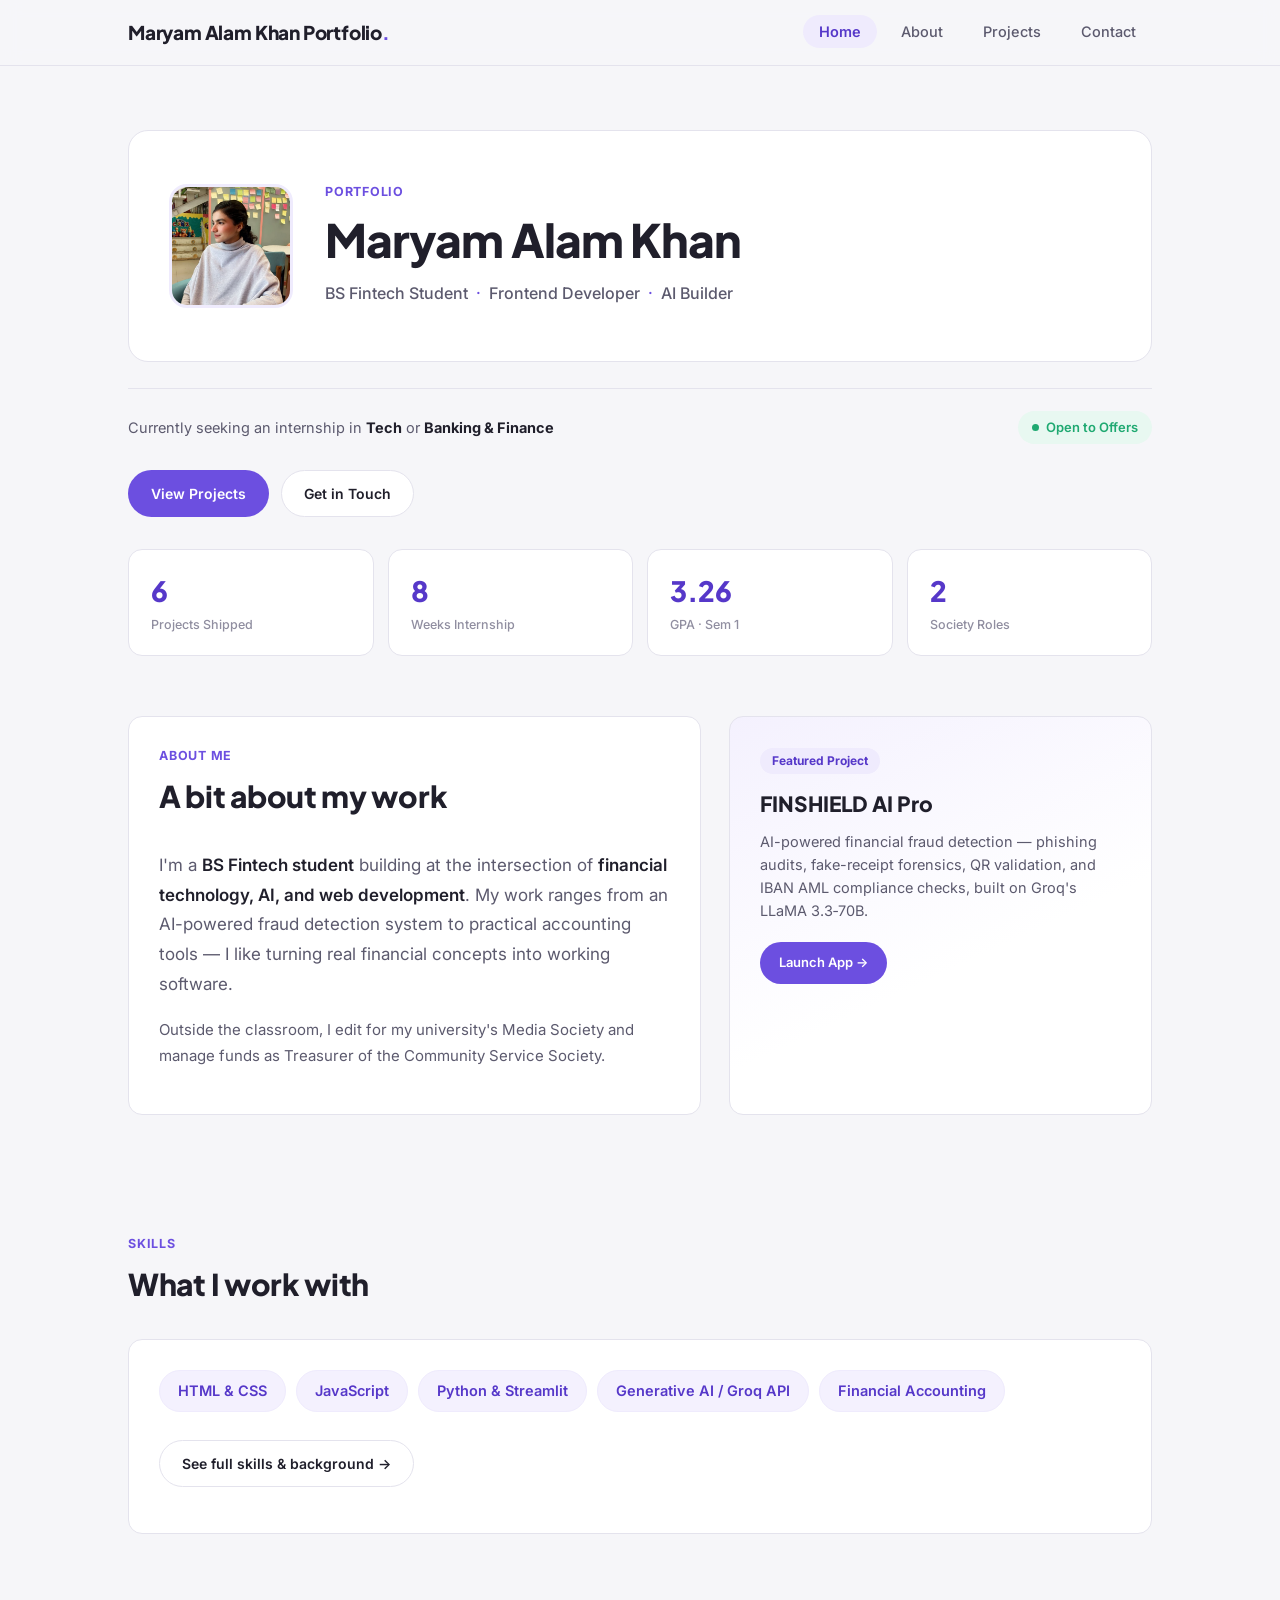
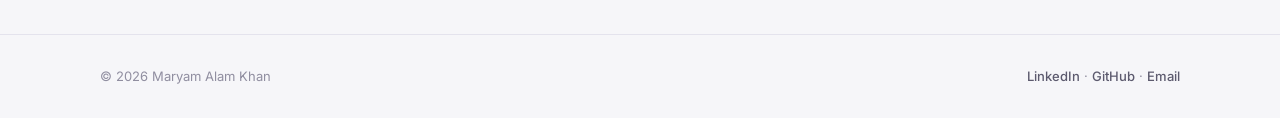
<file: index.html>
<!DOCTYPE html>
<html lang="en">
<head>
<meta charset="UTF-8">
<meta name="viewport" content="width=device-width, initial-scale=1.0">
<title>Maryam Alam Khan — BS Fintech Student &amp; Developer</title>
<meta name="description" content="Portfolio of Maryam Alam Khan — BS Fintech student building AI-powered fintech tools, fraud detection systems, and web applications.">
<link rel="stylesheet" href="style.css">
</head>
<body>

<a href="#main" class="skip-link">Skip to content</a>

<nav class="main-nav">
  <div class="main-nav__inner">
    <a href="index.html" class="main-nav__brand">Maryam Alam Khan Portfolio<span class="dot">.</span></a>
    <button class="nav-toggle" aria-expanded="false" aria-controls="nav-links">Menu</button>
    <ul class="main-nav__links" id="nav-links">
      <li><a href="index.html" aria-current="page">Home</a></li>
      <li><a href="about.html">About</a></li>
      <li><a href="projects.html">Projects</a></li>
      <li><a href="contact.html">Contact</a></li>
    </ul>
  </div>
</nav>

<main id="main">

  <!-- HERO -->
  <section class="hero">
    <div class="wrap">
      <div class="hero__grid">
        <div class="hero__portrait">
          <img src="profile.jpeg" alt="Portrait of Maryam Alam Khan">
        </div>
        <div>
          <p class="eyebrow">Portfolio</p>
          <h1>Maryam Alam Khan</h1>
          <p class="role-line">BS Fintech Student<span class="sep">&middot;</span>Frontend Developer<span class="sep">&middot;</span>AI Builder</p>
        </div>
      </div>

      <div class="status-row">
        <span class="seeking">Currently seeking an internship in <strong style="color:var(--text)">Tech</strong> or <strong style="color:var(--text)">Banking &amp; Finance</strong></span>
        <span class="status-pill"><span class="dot-live"></span>Open to Offers</span>
      </div>

      <div class="hero__cta">
        <a href="projects.html" class="btn btn--solid">View Projects</a>
        <a href="contact.html" class="btn btn--ghost">Get in Touch</a>
      </div>

      <div class="stat-row">
        <div class="stat-row__cell">
          <div class="n">6</div>
          <div class="l">Projects Shipped</div>
        </div>
        <div class="stat-row__cell">
          <div class="n">8</div>
          <div class="l">Weeks Internship</div>
        </div>
        <div class="stat-row__cell">
          <div class="n">3.26</div>
          <div class="l">GPA &middot; Sem 1</div>
        </div>
        <div class="stat-row__cell">
          <div class="n">2</div>
          <div class="l">Society Roles</div>
        </div>
      </div>
    </div>
  </section>

  <!-- INTRO -->
  <section class="reveal">
    <div class="wrap two-col">
      <div class="card">
        <div class="section-head">
          <span class="eyebrow">About Me</span>
          <h2>A bit about my work</h2>
        </div>
        <p class="lede">
          I'm a <strong>BS Fintech student</strong> building at the intersection of
          <strong>financial technology, AI, and web development</strong>. My work ranges from an
          AI-powered fraud detection system to practical accounting tools &mdash; I like turning
          real financial concepts into working software.
        </p>
        <p class="lede" style="margin-top:16px; font-size:15px;">
          Outside the classroom, I edit for my university's Media Society and manage funds as
          Treasurer of the Community Service Society.
        </p>
      </div>
      <div class="card featured-card">
        <span class="tag">Featured Project</span>
        <h3>FINSHIELD AI Pro</h3>
        <p>AI-powered financial fraud detection &mdash; phishing audits, fake-receipt forensics,
        QR validation, and IBAN AML compliance checks, built on Groq's LLaMA 3.3&#8209;70B.</p>
        <a href="https://finshield-ai-him9gqcedjgjdrvk9yw5cs.streamlit.app/" target="_blank" rel="noopener" class="btn btn--solid" style="margin-top:20px; font-size:13px; padding:10px 18px;">Launch App &rarr;</a>
      </div>
    </div>
  </section>

  <!-- QUICK SKILLS -->
  <section class="reveal">
    <div class="wrap">
      <div class="section-head">
        <span class="eyebrow">Skills</span>
        <h2>What I work with</h2>
      </div>
      <div class="card">
        <div class="skill-pills">
          <span class="skill-pill">HTML &amp; CSS</span>
          <span class="skill-pill">JavaScript</span>
          <span class="skill-pill">Python &amp; Streamlit</span>
          <span class="skill-pill">Generative AI / Groq API</span>
          <span class="skill-pill">Financial Accounting</span>
        </div>
        <p style="margin-top: 28px;">
          <a href="about.html" class="btn btn--ghost">See full skills &amp; background &rarr;</a>
        </p>
      </div>
    </div>
  </section>

</main>

<footer class="site-footer">
  <div class="site-footer__inner">
    <span>&copy; 2026 Maryam Alam Khan</span>
    <span>
      <a href="https://www.linkedin.com/in/maryamalamkhan/" target="_blank" rel="noopener">LinkedIn</a> &middot;
      <a href="https://github.com/maryamalamkhan001" target="_blank" rel="noopener">GitHub</a> &middot;
      <a href="mailto:maryamalamkhan00@gmail.com">Email</a>
    </span>
  </div>
</footer>

<script src="script.js"></script>
</body>
</html>
</file>
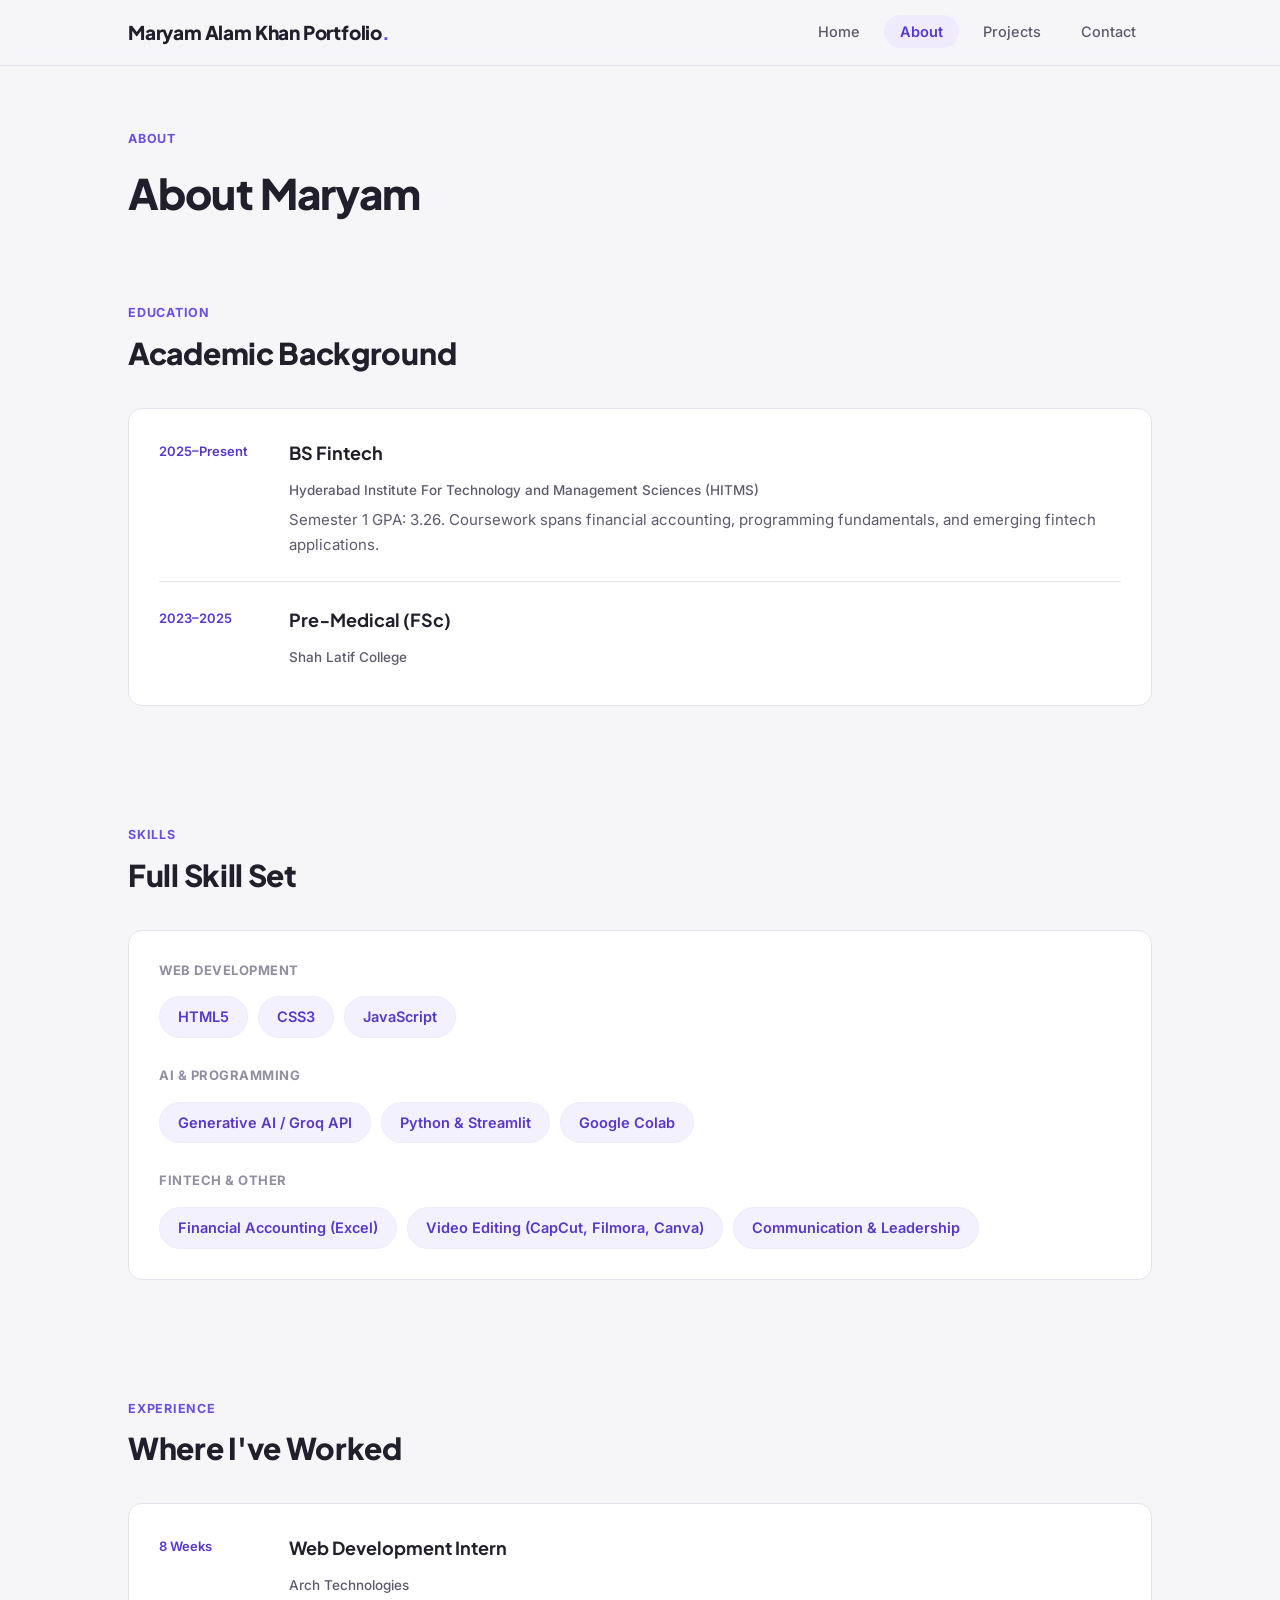
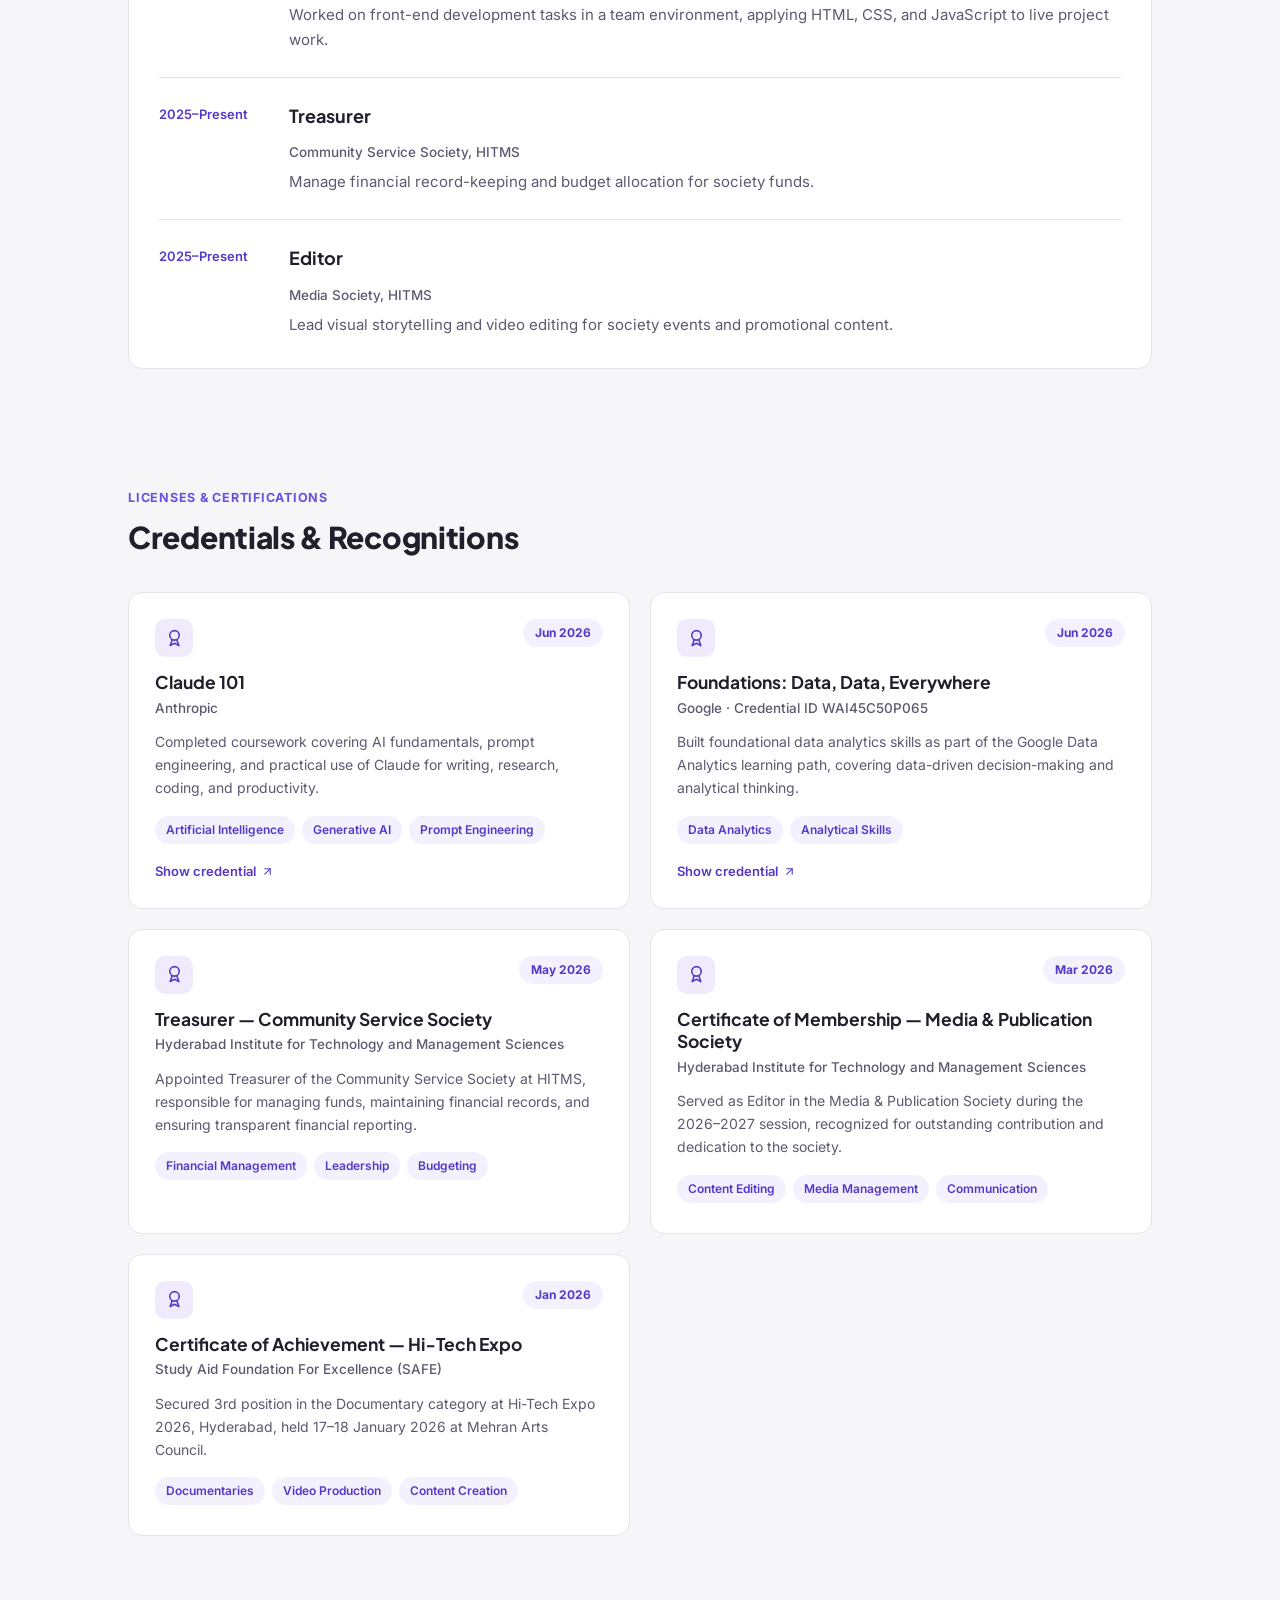
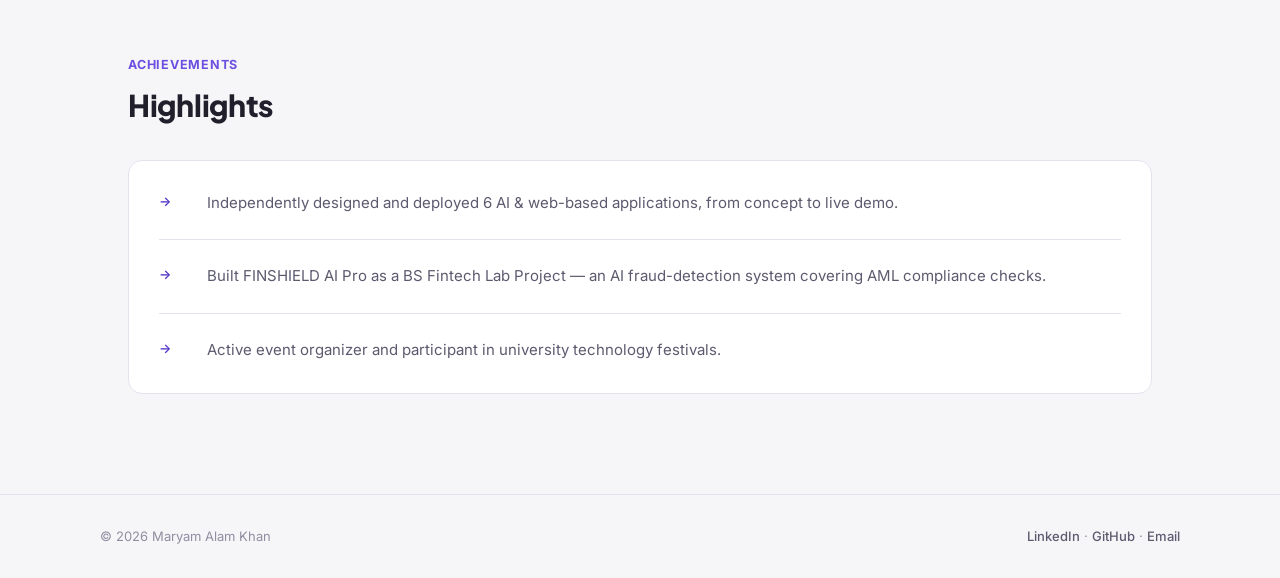
<file: about.html>
<!DOCTYPE html>
<html lang="en">
<head>
<meta charset="UTF-8">
<meta name="viewport" content="width=device-width, initial-scale=1.0">
<title>About — Maryam Alam Khan</title>
<meta name="description" content="Education, skills, experience and achievements of Maryam Alam Khan, BS Fintech student.">
<link rel="stylesheet" href="style.css">
</head>
<body>

<a href="#main" class="skip-link">Skip to content</a>

<nav class="main-nav">
  <div class="main-nav__inner">
    <a href="index.html" class="main-nav__brand">Maryam Alam Khan Portfolio<span class="dot">.</span></a>
    <button class="nav-toggle" aria-expanded="false" aria-controls="nav-links">Menu</button>
    <ul class="main-nav__links" id="nav-links">
      <li><a href="index.html">Home</a></li>
      <li><a href="about.html" aria-current="page">About</a></li>
      <li><a href="projects.html">Projects</a></li>
      <li><a href="contact.html">Contact</a></li>
    </ul>
  </div>
</nav>

<main id="main">

  <section style="padding-top: 52px; padding-bottom: 20px;">
    <div class="wrap">
      <p class="eyebrow">About</p>
      <h1 style="font-family:var(--display); font-weight:800; font-size: clamp(28px,4vw,42px); margin: 10px 0 0; letter-spacing:-0.02em;">About Maryam</h1>
    </div>
  </section>

  <!-- EDUCATION -->
  <section class="reveal">
    <div class="wrap">
      <div class="section-head">
        <span class="eyebrow">Education</span>
        <h2>Academic Background</h2>
      </div>
      <div class="card">
        <ul class="entry-list">
          <li class="entry">
            <span class="entry__date">2025&ndash;Present</span>
            <div>
              <h3 class="entry__title">BS Fintech</h3>
              <p class="entry__org">Hyderabad Institute For Technology and Management Sciences (HITMS)</p>
              <p class="entry__desc">Semester 1 GPA: 3.26. Coursework spans financial accounting, programming fundamentals, and emerging fintech applications.</p>
            </div>
          </li>
          <li class="entry">
            <span class="entry__date">2023&ndash;2025</span>
            <div>
              <h3 class="entry__title">Pre&#8209;Medical (FSc)</h3>
              <p class="entry__org">Shah Latif College</p>
            </div>
          </li>
        </ul>
      </div>
    </div>
  </section>

  <!-- FULL SKILLS -->
  <section class="reveal">
    <div class="wrap">
      <div class="section-head">
        <span class="eyebrow">Skills</span>
        <h2>Full Skill Set</h2>
      </div>
      <div class="card">

        <p class="skill-group-label">Web Development</p>
        <div class="skill-pills">
          <span class="skill-pill">HTML5</span>
          <span class="skill-pill">CSS3</span>
          <span class="skill-pill">JavaScript</span>
        </div>

        <p class="skill-group-label">AI &amp; Programming</p>
        <div class="skill-pills">
          <span class="skill-pill">Generative AI / Groq API</span>
          <span class="skill-pill">Python &amp; Streamlit</span>
          <span class="skill-pill">Google Colab</span>
        </div>

        <p class="skill-group-label">Fintech &amp; Other</p>
        <div class="skill-pills">
          <span class="skill-pill">Financial Accounting (Excel)</span>
          <span class="skill-pill">Video Editing (CapCut, Filmora, Canva)</span>
          <span class="skill-pill">Communication &amp; Leadership</span>
        </div>

      </div>
    </div>
  </section>

  <!-- EXPERIENCE -->
  <section class="reveal">
    <div class="wrap">
      <div class="section-head">
        <span class="eyebrow">Experience</span>
        <h2>Where I've Worked</h2>
      </div>
      <div class="card">
        <ul class="entry-list">
          <li class="entry">
            <span class="entry__date">8 Weeks</span>
            <div>
              <h3 class="entry__title">Web Development Intern</h3>
              <p class="entry__org">Arch Technologies</p>
              <p class="entry__desc">Worked on front-end development tasks in a team environment, applying HTML, CSS, and JavaScript to live project work.</p>
            </div>
          </li>
          <li class="entry">
            <span class="entry__date">2025&ndash;Present</span>
            <div>
              <h3 class="entry__title">Treasurer</h3>
              <p class="entry__org">Community Service Society, HITMS</p>
              <p class="entry__desc">Manage financial record-keeping and budget allocation for society funds.</p>
            </div>
          </li>
          <li class="entry">
            <span class="entry__date">2025&ndash;Present</span>
            <div>
              <h3 class="entry__title">Editor</h3>
              <p class="entry__org">Media Society, HITMS</p>
              <p class="entry__desc">Lead visual storytelling and video editing for society events and promotional content.</p>
            </div>
          </li>
        </ul>
      </div>
    </div>
  </section>

  <!-- LICENSES & CERTIFICATIONS -->
  <section class="reveal">
    <div class="wrap">
      <div class="section-head">
        <span class="eyebrow">Licenses &amp; Certifications</span>
        <h2>Credentials &amp; Recognitions</h2>
      </div>

      <div class="cert-grid">

        <div class="cert-card">
          <div class="cert-card__top">
            <div class="cert-card__icon" aria-hidden="true">
              <svg viewBox="0 0 24 24" fill="none" stroke="currentColor" stroke-width="2" stroke-linecap="round" stroke-linejoin="round" width="19" height="19"><circle cx="12" cy="8" r="6"></circle><path d="M9 14l-2.5 7L12 18l5.5 3-2.5-7"></path></svg>
            </div>
            <span class="cert-card__date">Jun 2026</span>
          </div>
          <h3>Claude 101</h3>
          <p class="cert-card__org">Anthropic</p>
          <p class="cert-card__desc">Completed coursework covering AI fundamentals, prompt engineering, and practical use of Claude for writing, research, coding, and productivity.</p>
          <div class="cert-card__tags">
            <span class="tag-pill">Artificial Intelligence</span>
            <span class="tag-pill">Generative AI</span>
            <span class="tag-pill">Prompt Engineering</span>
          </div>
          <a class="cert-card__link" href="https://verify.skilljar.com/c/ez3g3vdmk2ot" target="_blank" rel="noopener">
            Show credential
            <svg viewBox="0 0 24 24" fill="none" stroke="currentColor" stroke-width="2" stroke-linecap="round" stroke-linejoin="round"><path d="M7 17L17 7"></path><path d="M7 7h10v10"></path></svg>
          </a>
        </div>

        <div class="cert-card">
          <div class="cert-card__top">
            <div class="cert-card__icon" aria-hidden="true">
              <svg viewBox="0 0 24 24" fill="none" stroke="currentColor" stroke-width="2" stroke-linecap="round" stroke-linejoin="round" width="19" height="19"><circle cx="12" cy="8" r="6"></circle><path d="M9 14l-2.5 7L12 18l5.5 3-2.5-7"></path></svg>
            </div>
            <span class="cert-card__date">Jun 2026</span>
          </div>
          <h3>Foundations: Data, Data, Everywhere</h3>
          <p class="cert-card__org">Google &middot; Credential ID WAI45C50P065</p>
          <p class="cert-card__desc">Built foundational data analytics skills as part of the Google Data Analytics learning path, covering data-driven decision-making and analytical thinking.</p>
          <div class="cert-card__tags">
            <span class="tag-pill">Data Analytics</span>
            <span class="tag-pill">Analytical Skills</span>
          </div>
          <a class="cert-card__link" href="https://www.coursera.org/account/accomplishments/records/WAI45C50P065" target="_blank" rel="noopener">
            Show credential
            <svg viewBox="0 0 24 24" fill="none" stroke="currentColor" stroke-width="2" stroke-linecap="round" stroke-linejoin="round"><path d="M7 17L17 7"></path><path d="M7 7h10v10"></path></svg>
          </a>
        </div>

        <div class="cert-card">
          <div class="cert-card__top">
            <div class="cert-card__icon" aria-hidden="true">
              <svg viewBox="0 0 24 24" fill="none" stroke="currentColor" stroke-width="2" stroke-linecap="round" stroke-linejoin="round" width="19" height="19"><circle cx="12" cy="8" r="6"></circle><path d="M9 14l-2.5 7L12 18l5.5 3-2.5-7"></path></svg>
            </div>
            <span class="cert-card__date">May 2026</span>
          </div>
          <h3>Treasurer &mdash; Community Service Society</h3>
          <p class="cert-card__org">Hyderabad Institute for Technology and Management Sciences</p>
          <p class="cert-card__desc">Appointed Treasurer of the Community Service Society at HITMS, responsible for managing funds, maintaining financial records, and ensuring transparent financial reporting.</p>
          <div class="cert-card__tags">
            <span class="tag-pill">Financial Management</span>
            <span class="tag-pill">Leadership</span>
            <span class="tag-pill">Budgeting</span>
          </div>
        </div>

        <div class="cert-card">
          <div class="cert-card__top">
            <div class="cert-card__icon" aria-hidden="true">
              <svg viewBox="0 0 24 24" fill="none" stroke="currentColor" stroke-width="2" stroke-linecap="round" stroke-linejoin="round" width="19" height="19"><circle cx="12" cy="8" r="6"></circle><path d="M9 14l-2.5 7L12 18l5.5 3-2.5-7"></path></svg>
            </div>
            <span class="cert-card__date">Mar 2026</span>
          </div>
          <h3>Certificate of Membership &mdash; Media &amp; Publication Society</h3>
          <p class="cert-card__org">Hyderabad Institute for Technology and Management Sciences</p>
          <p class="cert-card__desc">Served as Editor in the Media &amp; Publication Society during the 2026&ndash;2027 session, recognized for outstanding contribution and dedication to the society.</p>
          <div class="cert-card__tags">
            <span class="tag-pill">Content Editing</span>
            <span class="tag-pill">Media Management</span>
            <span class="tag-pill">Communication</span>
          </div>
        </div>

        <div class="cert-card">
          <div class="cert-card__top">
            <div class="cert-card__icon" aria-hidden="true">
              <svg viewBox="0 0 24 24" fill="none" stroke="currentColor" stroke-width="2" stroke-linecap="round" stroke-linejoin="round" width="19" height="19"><circle cx="12" cy="8" r="6"></circle><path d="M9 14l-2.5 7L12 18l5.5 3-2.5-7"></path></svg>
            </div>
            <span class="cert-card__date">Jan 2026</span>
          </div>
          <h3>Certificate of Achievement &mdash; Hi&#8209;Tech Expo</h3>
          <p class="cert-card__org">Study Aid Foundation For Excellence (SAFE)</p>
          <p class="cert-card__desc">Secured 3rd position in the Documentary category at Hi-Tech Expo 2026, Hyderabad, held 17&ndash;18 January 2026 at Mehran Arts Council.</p>
          <div class="cert-card__tags">
            <span class="tag-pill">Documentaries</span>
            <span class="tag-pill">Video Production</span>
            <span class="tag-pill">Content Creation</span>
          </div>
        </div>

      </div>
    </div>
  </section>

  <!-- ACHIEVEMENTS -->
  <section class="reveal">
    <div class="wrap">
      <div class="section-head">
        <span class="eyebrow">Achievements</span>
        <h2>Highlights</h2>
      </div>
      <div class="card">
        <ul class="entry-list">
          <li class="entry" style="grid-template-columns: 28px 1fr;">
            <span class="entry__date" style="padding-top:1px;">&rarr;</span>
            <p class="entry__desc">Independently designed and deployed 6 AI &amp; web-based applications, from concept to live demo.</p>
          </li>
          <li class="entry" style="grid-template-columns: 28px 1fr;">
            <span class="entry__date" style="padding-top:1px;">&rarr;</span>
            <p class="entry__desc">Built FINSHIELD AI Pro as a BS Fintech Lab Project &mdash; an AI fraud-detection system covering AML compliance checks.</p>
          </li>
          <li class="entry" style="grid-template-columns: 28px 1fr;">
            <span class="entry__date" style="padding-top:1px;">&rarr;</span>
            <p class="entry__desc">Active event organizer and participant in university technology festivals.</p>
          </li>
        </ul>
      </div>
    </div>
  </section>

</main>

<footer class="site-footer">
  <div class="site-footer__inner">
    <span>&copy; 2026 Maryam Alam Khan</span>
    <span>
      <a href="https://www.linkedin.com/in/maryamalamkhan/" target="_blank" rel="noopener">LinkedIn</a> &middot;
      <a href="https://github.com/maryamalamkhan001" target="_blank" rel="noopener">GitHub</a> &middot;
      <a href="mailto:maryamalamkhan00@gmail.com">Email</a>
    </span>
  </div>
</footer>

<script src="script.js"></script>
</body>
</html>
</file>
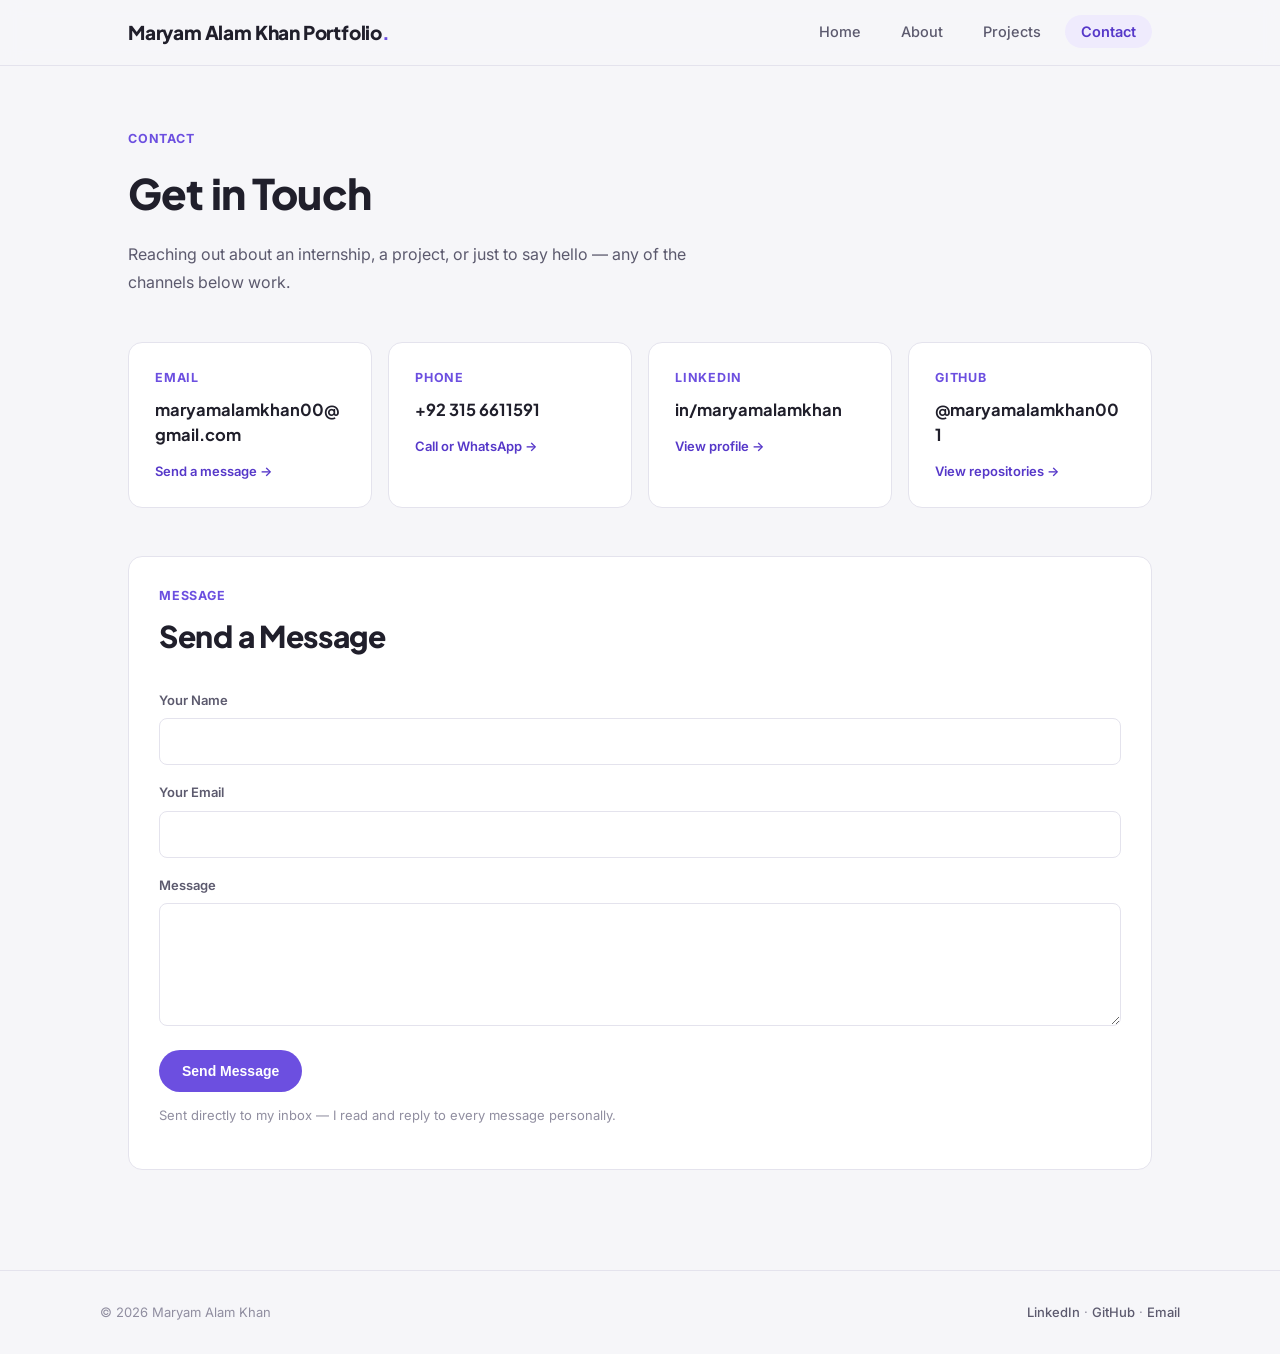
<file: contact.html>
<!DOCTYPE html>
<html lang="en">
<head>
<meta charset="UTF-8">
<meta name="viewport" content="width=device-width, initial-scale=1.0">
<title>Contact — Maryam Alam Khan</title>
<meta name="description" content="Get in touch with Maryam Alam Khan — BS Fintech student open to Tech and Banking internships.">
<link rel="stylesheet" href="style.css">
</head>
<body>

<a href="#main" class="skip-link">Skip to content</a>

<nav class="main-nav">
  <div class="main-nav__inner">
    <a href="index.html" class="main-nav__brand">Maryam Alam Khan Portfolio<span class="dot">.</span></a>
    <button class="nav-toggle" aria-expanded="false" aria-controls="nav-links">Menu</button>
    <ul class="main-nav__links" id="nav-links">
      <li><a href="index.html">Home</a></li>
      <li><a href="about.html">About</a></li>
      <li><a href="projects.html">Projects</a></li>
      <li><a href="contact.html" aria-current="page">Contact</a></li>
    </ul>
  </div>
</nav>

<main id="main">

  <section style="padding-top: 52px; padding-bottom: 20px;">
    <div class="wrap">
      <p class="eyebrow">Contact</p>
      <h1 style="font-family:var(--display); font-weight:800; font-size: clamp(28px,4vw,42px); margin: 10px 0 12px; letter-spacing:-0.02em;">Get in Touch</h1>
      <p class="lede" style="max-width: 60ch; font-size:16px;">Reaching out about an internship, a project, or just to say hello &mdash; any of the channels below work.</p>
    </div>
  </section>

  <section class="reveal" style="padding-top:10px;">
    <div class="wrap">
      <div class="contact-grid">
        <a class="contact-cell" href="mailto:maryamalamkhan00@gmail.com">
          <span class="eyebrow">Email</span>
          <div class="val">maryamalamkhan00@gmail.com</div>
          <div class="arrow">Send a message &rarr;</div>
        </a>
        <a class="contact-cell" href="tel:+923156611591">
          <span class="eyebrow">Phone</span>
          <div class="val">+92&nbsp;315&nbsp;6611591</div>
          <div class="arrow">Call or WhatsApp &rarr;</div>
        </a>
        <a class="contact-cell" href="https://www.linkedin.com/in/maryamalamkhan/" target="_blank" rel="noopener">
          <span class="eyebrow">LinkedIn</span>
          <div class="val">in/maryamalamkhan</div>
          <div class="arrow">View profile &rarr;</div>
        </a>
        <a class="contact-cell" href="https://github.com/maryamalamkhan001" target="_blank" rel="noopener">
          <span class="eyebrow">GitHub</span>
          <div class="val">@maryamalamkhan001</div>
          <div class="arrow">View repositories &rarr;</div>
        </a>
      </div>

      <div class="form-block card">
        <div class="section-head">
          <span class="eyebrow">Message</span>
          <h2>Send a Message</h2>
        </div>
        <form action="https://formsubmit.co/maryamalamkhan00@gmail.com" method="POST">
          <div class="form-row">
            <label for="name">Your Name</label>
            <input id="name" name="name" type="text" required>
          </div>
          <div class="form-row">
            <label for="email">Your Email</label>
            <input id="email" name="email" type="email" required>
          </div>
          <div class="form-row">
            <label for="message">Message</label>
            <textarea id="message" name="message" rows="5" required></textarea>
          </div>
          <input type="hidden" name="_subject" value="New message from portfolio site">
          <input type="hidden" name="_template" value="table">
          <button type="submit" class="btn btn--solid">Send Message</button>
        </form>
        <p class="form-note">Sent directly to my inbox &mdash; I read and reply to every message personally.</p>
      </div>
    </div>
  </section>

</main>

<footer class="site-footer">
  <div class="site-footer__inner">
    <span>&copy; 2026 Maryam Alam Khan</span>
    <span>
      <a href="https://www.linkedin.com/in/maryamalamkhan/" target="_blank" rel="noopener">LinkedIn</a> &middot;
      <a href="https://github.com/maryamalamkhan001" target="_blank" rel="noopener">GitHub</a> &middot;
      <a href="mailto:maryamalamkhan00@gmail.com">Email</a>
    </span>
  </div>
</footer>

<script src="script.js"></script>
</body>
</html>
</file>
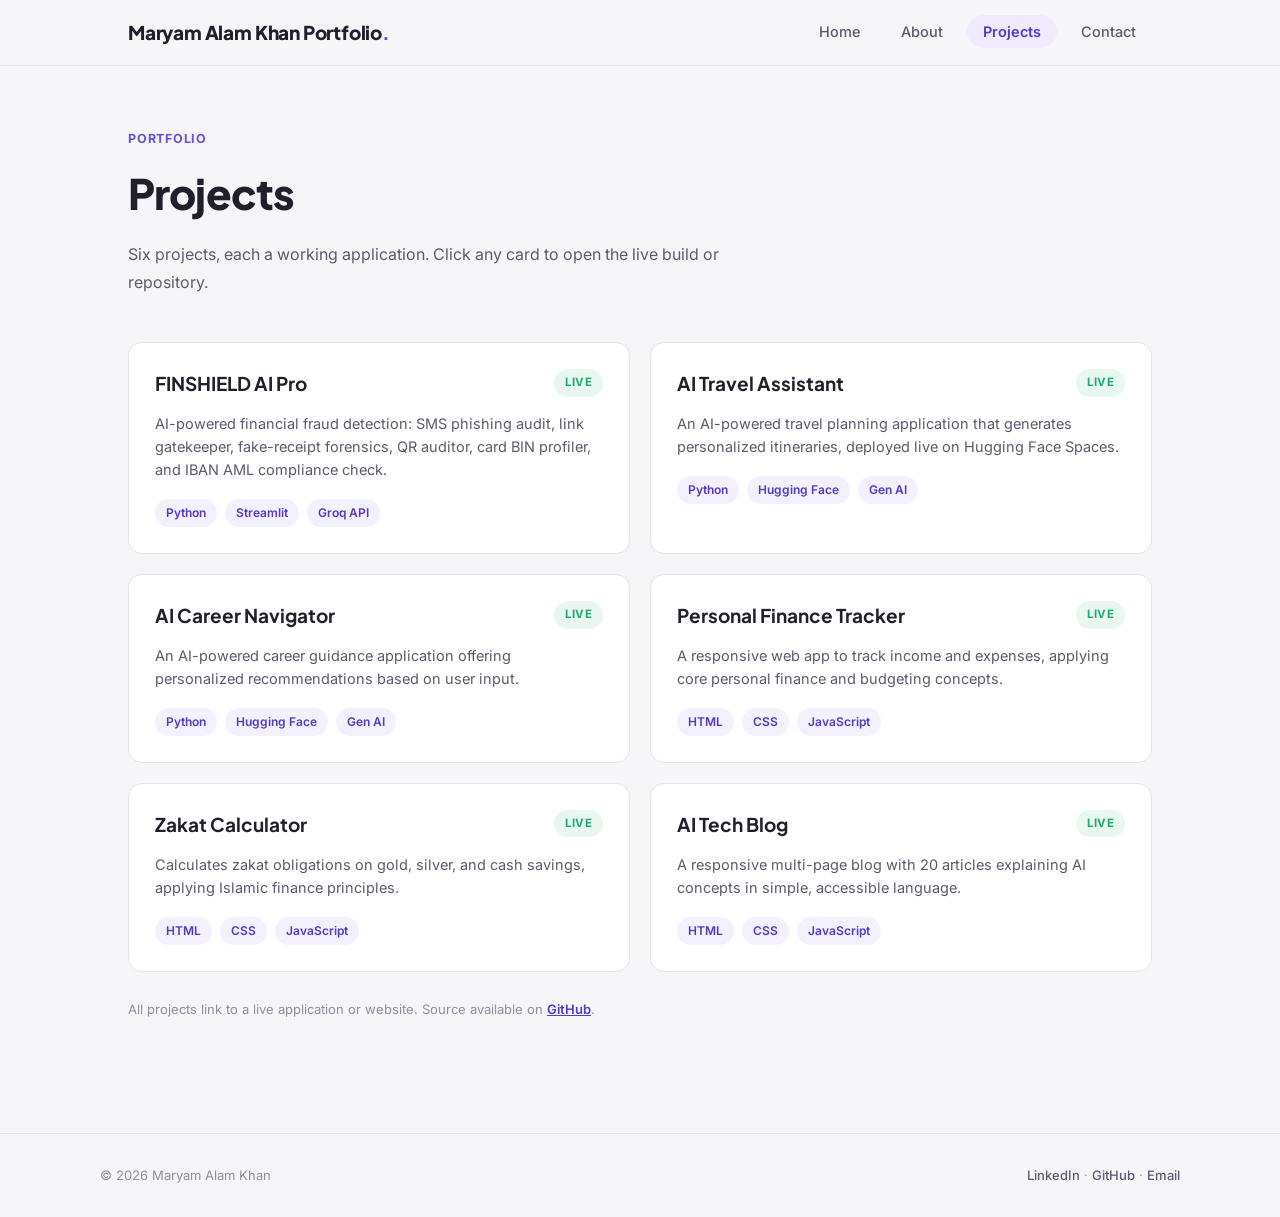
<file: projects.html>
<!DOCTYPE html>
<html lang="en">
<head>
<meta charset="UTF-8">
<meta name="viewport" content="width=device-width, initial-scale=1.0">
<title>Projects — Maryam Alam Khan</title>
<meta name="description" content="Projects by Maryam Alam Khan: FINSHIELD AI Pro, AI Travel Assistant, AI Career Navigator, and more.">
<link rel="stylesheet" href="style.css">
</head>
<body>

<a href="#main" class="skip-link">Skip to content</a>

<nav class="main-nav">
  <div class="main-nav__inner">
    <a href="index.html" class="main-nav__brand">Maryam Alam Khan Portfolio<span class="dot">.</span></a>
    <button class="nav-toggle" aria-expanded="false" aria-controls="nav-links">Menu</button>
    <ul class="main-nav__links" id="nav-links">
      <li><a href="index.html">Home</a></li>
      <li><a href="about.html">About</a></li>
      <li><a href="projects.html" aria-current="page">Projects</a></li>
      <li><a href="contact.html">Contact</a></li>
    </ul>
  </div>
</nav>

<main id="main">

  <section style="padding-top: 52px; padding-bottom: 20px;">
    <div class="wrap">
      <p class="eyebrow">Portfolio</p>
      <h1 style="font-family:var(--display); font-weight:800; font-size: clamp(28px,4vw,42px); margin: 10px 0 12px; letter-spacing:-0.02em;">Projects</h1>
      <p class="lede" style="max-width: 60ch; font-size:16px;">Six projects, each a working application. Click any card to open the live build or repository.</p>
    </div>
  </section>

  <section class="reveal" style="padding-top: 10px;">
    <div class="wrap">
      <div class="project-grid">

        <a class="project-card" href="https://finshield-ai-him9gqcedjgjdrvk9yw5cs.streamlit.app/" target="_blank" rel="noopener">
          <div class="project-card__top">
            <h3>FINSHIELD AI Pro</h3>
            <span class="status-chip">Live</span>
          </div>
          <p>AI-powered financial fraud detection: SMS phishing audit, link gatekeeper, fake-receipt forensics, QR auditor, card BIN profiler, and IBAN AML compliance check.</p>
          <div class="project-card__tags">
            <span class="tag-pill">Python</span>
            <span class="tag-pill">Streamlit</span>
            <span class="tag-pill">Groq API</span>
          </div>
        </a>

        <a class="project-card" href="https://huggingface.co/spaces/maryamalamkhan/Travler" target="_blank" rel="noopener">
          <div class="project-card__top">
            <h3>AI Travel Assistant</h3>
            <span class="status-chip">Live</span>
          </div>
          <p>An AI-powered travel planning application that generates personalized itineraries, deployed live on Hugging Face Spaces.</p>
          <div class="project-card__tags">
            <span class="tag-pill">Python</span>
            <span class="tag-pill">Hugging Face</span>
            <span class="tag-pill">Gen AI</span>
          </div>
        </a>

        <a class="project-card" href="https://huggingface.co/spaces/maryamalamkhan/AI_Career_Navigator" target="_blank" rel="noopener">
          <div class="project-card__top">
            <h3>AI Career Navigator</h3>
            <span class="status-chip">Live</span>
          </div>
          <p>An AI-powered career guidance application offering personalized recommendations based on user input.</p>
          <div class="project-card__tags">
            <span class="tag-pill">Python</span>
            <span class="tag-pill">Hugging Face</span>
            <span class="tag-pill">Gen AI</span>
          </div>
        </a>

        <a class="project-card" href="https://maryamalamkhan001.github.io/-Personal-Finance-Tracker-/" target="_blank" rel="noopener">
          <div class="project-card__top">
            <h3>Personal Finance Tracker</h3>
            <span class="status-chip">Live</span>
          </div>
          <p>A responsive web app to track income and expenses, applying core personal finance and budgeting concepts.</p>
          <div class="project-card__tags">
            <span class="tag-pill">HTML</span>
            <span class="tag-pill">CSS</span>
            <span class="tag-pill">JavaScript</span>
          </div>
        </a>

        <a class="project-card" href="https://maryamalamkhan001.github.io/-Zakat-calculator/" target="_blank" rel="noopener">
          <div class="project-card__top">
            <h3>Zakat Calculator</h3>
            <span class="status-chip">Live</span>
          </div>
          <p>Calculates zakat obligations on gold, silver, and cash savings, applying Islamic finance principles.</p>
          <div class="project-card__tags">
            <span class="tag-pill">HTML</span>
            <span class="tag-pill">CSS</span>
            <span class="tag-pill">JavaScript</span>
          </div>
        </a>

        <a class="project-card" href="https://maryamalamkhan001.github.io/AI_Tech_Blog/" target="_blank" rel="noopener">
          <div class="project-card__top">
            <h3>AI Tech Blog</h3>
            <span class="status-chip">Live</span>
          </div>
          <p>A responsive multi-page blog with 20 articles explaining AI concepts in simple, accessible language.</p>
          <div class="project-card__tags">
            <span class="tag-pill">HTML</span>
            <span class="tag-pill">CSS</span>
            <span class="tag-pill">JavaScript</span>
          </div>
        </a>

      </div>

      <p class="form-note" style="margin-top: 28px;">All projects link to a live application or website. Source available on <a href="https://github.com/maryamalamkhan001" target="_blank" rel="noopener" style="color:var(--purple-dark); font-weight:600;">GitHub</a>.</p>
    </div>
  </section>

</main>

<footer class="site-footer">
  <div class="site-footer__inner">
    <span>&copy; 2026 Maryam Alam Khan</span>
    <span>
      <a href="https://www.linkedin.com/in/maryamalamkhan/" target="_blank" rel="noopener">LinkedIn</a> &middot;
      <a href="https://github.com/maryamalamkhan001" target="_blank" rel="noopener">GitHub</a> &middot;
      <a href="mailto:maryamalamkhan00@gmail.com">Email</a>
    </span>
  </div>
</footer>

<script src="script.js"></script>
</body>
</html>
</file>
<file: style.css>
@import url('https://fonts.googleapis.com/css2?family=Inter:wght@400;500;600;700;800&family=Plus+Jakarta+Sans:wght@500;600;700;800&display=swap');

:root {
  --bg: #F6F6F9;
  --surface: #FFFFFF;
  --surface-alt: #F0EFF6;
  --border: #E4E3ED;
  --text: #201F2B;
  --text-dim: #5C5A6E;
  --text-faint: #908EA0;

  --purple: #6C4FE0;
  --purple-dark: #5638C9;
  --purple-light: #EFEBFD;
  --purple-tint: #F4F1FE;

  --success: #1FA971;
  --success-bg: #E8F8F1;

  --sans: 'Inter', -apple-system, BlinkMacSystemFont, 'Segoe UI', sans-serif;
  --display: 'Plus Jakarta Sans', 'Inter', sans-serif;

  --page-max: 1080px;
  --gutter: 28px;
  --radius: 14px;
  --radius-sm: 8px;
}

* { box-sizing: border-box; }
html { scroll-behavior: smooth; }

body {
  margin: 0;
  background: var(--bg);
  color: var(--text);
  font-family: var(--sans);
  -webkit-font-smoothing: antialiased;
  line-height: 1.5;
}

::selection { background: var(--purple-light); color: var(--purple-dark); }
a { color: inherit; }
img { max-width: 100%; display: block; }

.skip-link {
  position: absolute;
  left: -999px; top: 0;
  background: var(--purple);
  color: #fff;
  padding: 10px 16px;
  z-index: 2000;
  font-size: 13px;
  text-decoration: none;
  border-radius: 0 0 6px 0;
}
.skip-link:focus { left: 0; }

:focus-visible {
  outline: 2px solid var(--purple);
  outline-offset: 3px;
}

/* ---------------- Nav ---------------- */
nav.main-nav {
  position: sticky;
  top: 0;
  z-index: 1000;
  background: rgba(246, 246, 249, 0.85);
  backdrop-filter: blur(10px);
  border-bottom: 1px solid var(--border);
}
.main-nav__inner {
  max-width: var(--page-max);
  margin: 0 auto;
  padding: 18px var(--gutter);
  display: flex;
  justify-content: space-between;
  align-items: center;
  gap: 20px;
  flex-wrap: wrap;
}
.main-nav__brand {
  font-family: var(--display);
  font-weight: 800;
  font-size: 19px;
  letter-spacing: -0.01em;
  text-decoration: none;
  color: var(--text);
}
.main-nav__brand .dot { color: var(--purple); }

.main-nav__links {
  display: flex;
  gap: 8px;
  list-style: none;
  margin: 0;
  padding: 0;
  font-size: 14.5px;
  font-weight: 500;
}
.main-nav__links a {
  text-decoration: none;
  color: var(--text-dim);
  padding: 8px 16px;
  border-radius: 100px;
  transition: all 0.2s ease;
}
.main-nav__links a:hover { color: var(--text); background: var(--surface-alt); }
.main-nav__links a[aria-current="page"] {
  color: var(--purple-dark);
  background: var(--purple-light);
  font-weight: 600;
}

.nav-toggle {
  display: none;
  background: var(--surface);
  border: 1px solid var(--border);
  color: var(--text);
  font-size: 13px;
  font-weight: 500;
  padding: 9px 14px;
  border-radius: var(--radius-sm);
  cursor: pointer;
}

/* ---------------- Page shell ---------------- */
main { display: block; }
.wrap { max-width: var(--page-max); margin: 0 auto; padding: 0 var(--gutter); }

section { padding: 60px 0; }

.section-head { margin-bottom: 32px; }
.section-head .eyebrow { display: block; margin-bottom: 8px; }
.section-head h2 {
  font-family: var(--display);
  font-weight: 800;
  font-size: clamp(24px, 3vw, 30px);
  margin: 0;
  letter-spacing: -0.01em;
}

.eyebrow {
  font-size: 12.5px;
  font-weight: 700;
  letter-spacing: 0.06em;
  text-transform: uppercase;
  color: var(--purple);
}

/* ---------------- Hero ---------------- */
.hero { padding: 64px 0 0; }
.hero__grid {
  display: grid;
  grid-template-columns: auto 1fr;
  gap: 32px;
  align-items: center;
  background: var(--surface);
  border: 1px solid var(--border);
  border-radius: 20px;
  padding: 40px;
}
.hero__portrait {
  width: 124px;
  height: 124px;
  border-radius: 18px;
  overflow: hidden;
  border: 3px solid var(--purple-light);
}
.hero__portrait img { width: 100%; height: 100%; object-fit: cover; }

.hero h1 {
  font-family: var(--display);
  font-size: clamp(30px, 4.5vw, 46px);
  font-weight: 800;
  margin: 0 0 8px;
  line-height: 1.1;
  letter-spacing: -0.02em;
}
.hero .role-line {
  font-size: 16px;
  color: var(--text-dim);
  font-weight: 500;
}
.hero .role-line .sep { color: var(--purple); margin: 0 8px; }

.status-row {
  margin-top: 26px;
  display: flex;
  justify-content: space-between;
  align-items: center;
  flex-wrap: wrap;
  gap: 12px;
  padding-top: 22px;
  border-top: 1px solid var(--border);
}
.status-row .seeking { font-size: 14.5px; color: var(--text-dim); }
.status-pill {
  display: inline-flex;
  align-items: center;
  gap: 7px;
  background: var(--success-bg);
  color: var(--success);
  font-size: 13px;
  font-weight: 600;
  padding: 7px 14px;
  border-radius: 100px;
}
.status-pill .dot-live {
  width: 7px; height: 7px;
  border-radius: 50%;
  background: var(--success);
}

.hero__cta { margin-top: 26px; display: flex; gap: 12px; flex-wrap: wrap; }

/* ---------------- Buttons ---------------- */
.btn {
  display: inline-flex;
  align-items: center;
  gap: 8px;
  font-size: 14px;
  font-weight: 600;
  text-decoration: none;
  padding: 12px 22px;
  border-radius: 100px;
  transition: all 0.2s ease;
  border: 1px solid transparent;
}
.btn--solid { background: var(--purple); color: #fff; }
.btn--solid:hover { background: var(--purple-dark); transform: translateY(-1px); }
.btn--ghost { background: var(--surface); color: var(--text); border-color: var(--border); }
.btn--ghost:hover { border-color: var(--purple); color: var(--purple-dark); }

/* ---------------- Stat row ---------------- */
.stat-row {
  display: grid;
  grid-template-columns: repeat(auto-fit, minmax(140px, 1fr));
  gap: 14px;
  margin-top: 32px;
}
.stat-row__cell {
  background: var(--surface);
  border: 1px solid var(--border);
  border-radius: var(--radius);
  padding: 20px 22px;
}
.stat-row__cell .n {
  font-family: var(--display);
  font-size: 28px;
  font-weight: 800;
  color: var(--purple-dark);
}
.stat-row__cell .l {
  font-size: 12.5px;
  color: var(--text-faint);
  margin-top: 4px;
  font-weight: 500;
}

/* ---------------- Skill groups ---------------- */
.skill-group-label {
  font-size: 13px;
  font-weight: 700;
  color: var(--text-faint);
  text-transform: uppercase;
  letter-spacing: 0.04em;
  margin: 28px 0 16px;
}
.skill-group-label:first-child { margin-top: 0; }

/* ---------------- Skill pills (chip style, no bars) ---------------- */
.skill-pills {
  display: flex;
  flex-wrap: wrap;
  gap: 10px;
}
.skill-pill {
  font-size: 14.5px;
  font-weight: 600;
  color: var(--purple-dark);
  background: var(--purple-tint);
  border: 1px solid var(--purple-light);
  padding: 9px 18px;
  border-radius: 100px;
}

/* ---------------- Two column ---------------- */
.two-col { display: grid; grid-template-columns: 1.15fr 0.85fr; gap: 28px; }
@media (max-width: 760px) { .two-col { grid-template-columns: 1fr; } }

.card {
  background: var(--surface);
  border: 1px solid var(--border);
  border-radius: var(--radius);
  padding: 30px;
}

.lede { font-size: 17px; line-height: 1.75; color: var(--text-dim); }
.lede strong { color: var(--text); font-weight: 600; }

/* ---------------- Featured project card ---------------- */
.featured-card {
  background: linear-gradient(155deg, var(--purple-tint), var(--surface) 60%);
}
.featured-card .tag {
  display: inline-block;
  font-size: 12px;
  font-weight: 700;
  color: var(--purple-dark);
  background: var(--purple-light);
  padding: 4px 12px;
  border-radius: 100px;
  margin-bottom: 14px;
}
.featured-card h3 {
  font-family: var(--display);
  font-size: 21px;
  font-weight: 800;
  margin: 0 0 10px;
}
.featured-card p { margin: 0; font-size: 14.5px; color: var(--text-dim); line-height: 1.6; }

/* ---------------- Entry list (education / experience / achievements) ---------------- */
.entry-list { list-style: none; margin: 0; padding: 0; }
.entry {
  display: grid;
  grid-template-columns: 110px 1fr;
  gap: 20px;
  padding: 24px 0;
  border-bottom: 1px solid var(--border);
}
.entry:first-child { padding-top: 0; }
.entry:last-child { border-bottom: none; padding-bottom: 0; }
.entry__date {
  font-size: 13px;
  font-weight: 600;
  color: var(--purple-dark);
  padding-top: 3px;
}
.entry__title {
  font-family: var(--display);
  font-size: 18px;
  font-weight: 700;
  margin: 0 0 4px;
}
.entry__org { font-size: 13.5px; color: var(--text-dim); margin-bottom: 8px; font-weight: 500; }
.entry__desc { font-size: 15px; line-height: 1.65; color: var(--text-dim); margin: 0; }

/* ---------------- Project cards (signature element) ---------------- */
.project-grid {
  display: grid;
  grid-template-columns: repeat(2, 1fr);
  gap: 20px;
}
@media (max-width: 760px) { .project-grid { grid-template-columns: 1fr; } }

.project-card {
  display: block;
  background: var(--surface);
  border: 1px solid var(--border);
  border-radius: var(--radius);
  padding: 26px;
  text-decoration: none;
  color: inherit;
  transition: all 0.22s ease;
}
.project-card:hover {
  border-color: var(--purple);
  box-shadow: 0 8px 24px rgba(108, 79, 224, 0.12);
  transform: translateY(-2px);
}
.project-card__top {
  display: flex;
  justify-content: space-between;
  align-items: flex-start;
  margin-bottom: 14px;
}
.project-card h3 {
  font-family: var(--display);
  font-size: 19px;
  font-weight: 700;
  margin: 0;
  color: var(--text);
}
.status-chip {
  font-size: 11.5px;
  font-weight: 700;
  text-transform: uppercase;
  letter-spacing: 0.03em;
  background: var(--success-bg);
  color: var(--success);
  padding: 5px 11px;
  border-radius: 100px;
  white-space: nowrap;
  flex-shrink: 0;
  margin-left: 12px;
}
.project-card p {
  margin: 0 0 18px;
  font-size: 14.5px;
  color: var(--text-dim);
  line-height: 1.6;
}
.project-card__tags {
  display: flex;
  flex-wrap: wrap;
  gap: 8px;
}
.tag-pill {
  font-size: 12px;
  font-weight: 600;
  color: var(--purple-dark);
  background: var(--purple-tint);
  padding: 5px 11px;
  border-radius: 100px;
}

/* ---------------- Licenses & certifications ---------------- */
.cert-grid {
  display: grid;
  grid-template-columns: repeat(2, 1fr);
  gap: 20px;
}
@media (max-width: 760px) { .cert-grid { grid-template-columns: 1fr; } }

.cert-card {
  position: relative;
  background: var(--surface);
  border: 1px solid var(--border);
  border-radius: var(--radius);
  padding: 26px;
  overflow: hidden;
  transition: border-color 0.25s ease, box-shadow 0.25s ease, transform 0.25s ease;
}
.cert-card::before {
  content: "";
  position: absolute;
  inset: 0;
  background: linear-gradient(135deg, var(--purple-tint), transparent 55%);
  opacity: 0;
  transition: opacity 0.3s ease;
  pointer-events: none;
}
.cert-card:hover {
  border-color: var(--purple);
  box-shadow: 0 10px 28px rgba(108, 79, 224, 0.14);
  transform: translateY(-3px);
}
.cert-card:hover::before { opacity: 1; }

.cert-card__top {
  display: flex;
  justify-content: space-between;
  align-items: flex-start;
  gap: 12px;
  margin-bottom: 14px;
}
.cert-card__icon {
  position: relative;
  z-index: 1;
  width: 38px;
  height: 38px;
  flex-shrink: 0;
  display: flex;
  align-items: center;
  justify-content: center;
  border-radius: 10px;
  background: var(--purple-light);
  color: var(--purple-dark);
  transition: transform 0.35s cubic-bezier(0.34, 1.56, 0.64, 1), background 0.3s ease, color 0.3s ease;
}
.cert-card:hover .cert-card__icon {
  background: var(--purple);
  color: #fff;
  transform: rotate(-8deg) scale(1.1);
}
.cert-card__date {
  position: relative;
  z-index: 1;
  font-size: 12px;
  font-weight: 700;
  color: var(--purple-dark);
  background: var(--purple-tint);
  padding: 5px 12px;
  border-radius: 100px;
  white-space: nowrap;
}
.cert-card h3 {
  position: relative;
  z-index: 1;
  font-family: var(--display);
  font-size: 17.5px;
  font-weight: 700;
  margin: 0 0 4px;
  line-height: 1.3;
}
.cert-card__org {
  position: relative;
  z-index: 1;
  font-size: 13.5px;
  color: var(--text-dim);
  font-weight: 500;
  margin: 0 0 12px;
}
.cert-card__desc {
  position: relative;
  z-index: 1;
  font-size: 14px;
  color: var(--text-dim);
  line-height: 1.65;
  margin: 0 0 16px;
}
.cert-card__tags {
  position: relative;
  z-index: 1;
  display: flex;
  flex-wrap: wrap;
  gap: 7px;
  margin-bottom: 4px;
}
.cert-card__link {
  position: relative;
  z-index: 1;
  display: inline-flex;
  align-items: center;
  gap: 5px;
  margin-top: 14px;
  font-size: 13px;
  font-weight: 600;
  color: var(--purple-dark);
  text-decoration: none;
}
.cert-card__link svg { width: 13px; height: 13px; transition: transform 0.25s ease; }
.cert-card__link:hover { color: var(--purple); text-decoration: underline; }
.cert-card__link:hover svg { transform: translate(2px, -2px); }

/* ---------------- Contact ---------------- */
.contact-grid {
  display: grid;
  grid-template-columns: repeat(auto-fit, minmax(220px, 1fr));
  gap: 16px;
}
.contact-cell {
  background: var(--surface);
  border: 1px solid var(--border);
  border-radius: var(--radius);
  padding: 26px;
  text-decoration: none;
  color: inherit;
  transition: all 0.2s ease;
  display: block;
}
.contact-cell:hover { border-color: var(--purple); transform: translateY(-2px); }
.contact-cell .eyebrow { display: block; margin-bottom: 10px; }
.contact-cell .val { font-family: var(--display); font-size: 16.5px; font-weight: 700; color: var(--text); word-break: break-word; }
.contact-cell .arrow { margin-top: 14px; font-size: 13px; color: var(--purple-dark); font-weight: 600; }

.form-block { margin-top: 48px; }
.form-row { margin-bottom: 18px; }
.form-row label {
  display: block;
  font-size: 13px;
  font-weight: 600;
  color: var(--text-dim);
  margin-bottom: 8px;
}
.form-row input,
.form-row textarea {
  width: 100%;
  background: var(--surface);
  border: 1px solid var(--border);
  color: var(--text);
  font-family: var(--sans);
  font-size: 15px;
  padding: 13px 16px;
  border-radius: var(--radius-sm);
  resize: vertical;
}
.form-row input:focus,
.form-row textarea:focus { outline: none; border-color: var(--purple); box-shadow: 0 0 0 3px var(--purple-light); }
.form-note { font-size: 13px; color: var(--text-faint); margin-top: 14px; }

/* ---------------- Footer ---------------- */
footer.site-footer { border-top: 1px solid var(--border); padding: 32px var(--gutter); margin-top: 40px; }
.site-footer__inner {
  max-width: var(--page-max);
  margin: 0 auto;
  display: flex;
  justify-content: space-between;
  align-items: center;
  flex-wrap: wrap;
  gap: 12px;
  font-size: 13px;
  color: var(--text-faint);
}
.site-footer__inner a { color: var(--text-dim); text-decoration: none; font-weight: 500; }
.site-footer__inner a:hover { color: var(--purple-dark); }

/* ---------------- Scroll reveal ---------------- */
.reveal { opacity: 0; transform: translateY(16px); transition: opacity 0.6s ease, transform 0.6s ease; }
.reveal.active { opacity: 1; transform: translateY(0); }
@media (prefers-reduced-motion: reduce) {
  html { scroll-behavior: auto; }
  .reveal { opacity: 1; transform: none; transition: none; }
}

/* ---------------- Responsive ---------------- */
@media (max-width: 760px) {
  .main-nav__links {
    display: none;
    width: 100%;
    flex-direction: column;
    gap: 4px;
    padding-top: 14px;
  }
  .main-nav__links.open { display: flex; }
  .main-nav__links a { display: block; }
  .main-nav__inner { flex-direction: column; align-items: flex-start; }
  .nav-toggle { display: block; }

  .hero__grid { grid-template-columns: 1fr; text-align: left; padding: 28px; }
  .status-row { flex-direction: column; align-items: flex-start; }
  section { padding: 44px 0; }
}
</file>
